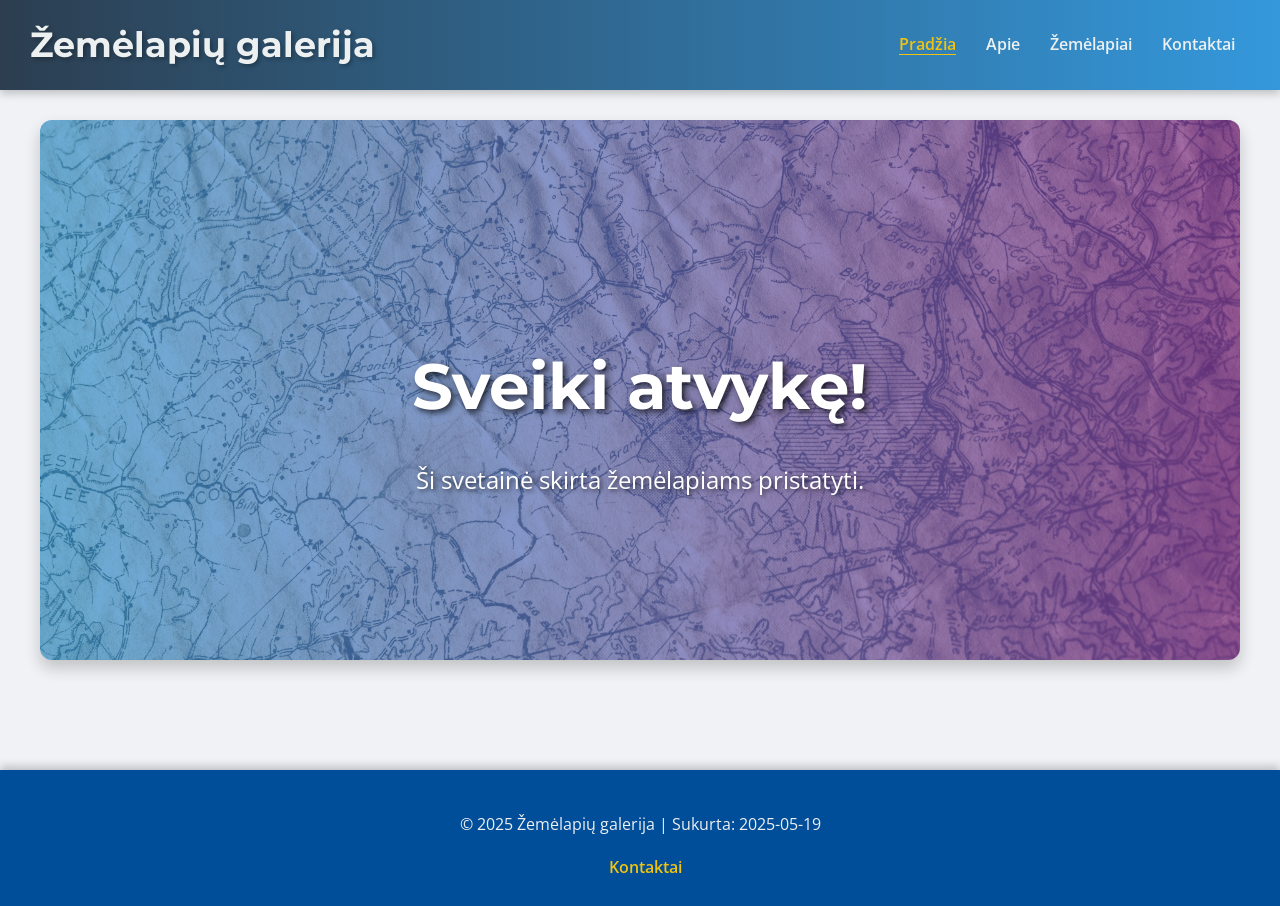
<file: webgoeit/index.html>
<!DOCTYPE html>
<html lang="lt">
<head>
  <meta charset="UTF-8" />
  <meta name="viewport" content="width=device-width, initial-scale=1.0" />
  <title>Žemėlapių galerija</title>
  <link rel="stylesheet" href="css/style.css" />
  <script src="js/script.js" defer></script>
</head>
<body>
  <header>
    <span class="site-title">Žemėlapių galerija</span>
    <nav>
      <a href="index.html">Pradžia</a>
      <a href="info.html">Apie</a>
      <a href="maps.html">Žemėlapiai</a>
      <a href="contact.html">Kontaktai</a>
    </nav>
  </header>

  <main>
    <section class="intro">
      <img src="img/nik-shuliahin-rkFIIE9PxH0-unsplash.jpg" alt="Antikinis žemėlapis" class="intro-background-img">
      <h1>Sveiki atvykę!</h1>
      <p>Ši svetainė skirta žemėlapiams pristatyti.</p>
    </section>

  </main>

  <footer>
    <p>&copy; 2025 Žemėlapių galerija | Sukurta: 2025-05-19</p>
    <a href="contact.html">Kontaktai</a>
  </footer>
</body>
</html>
</file>
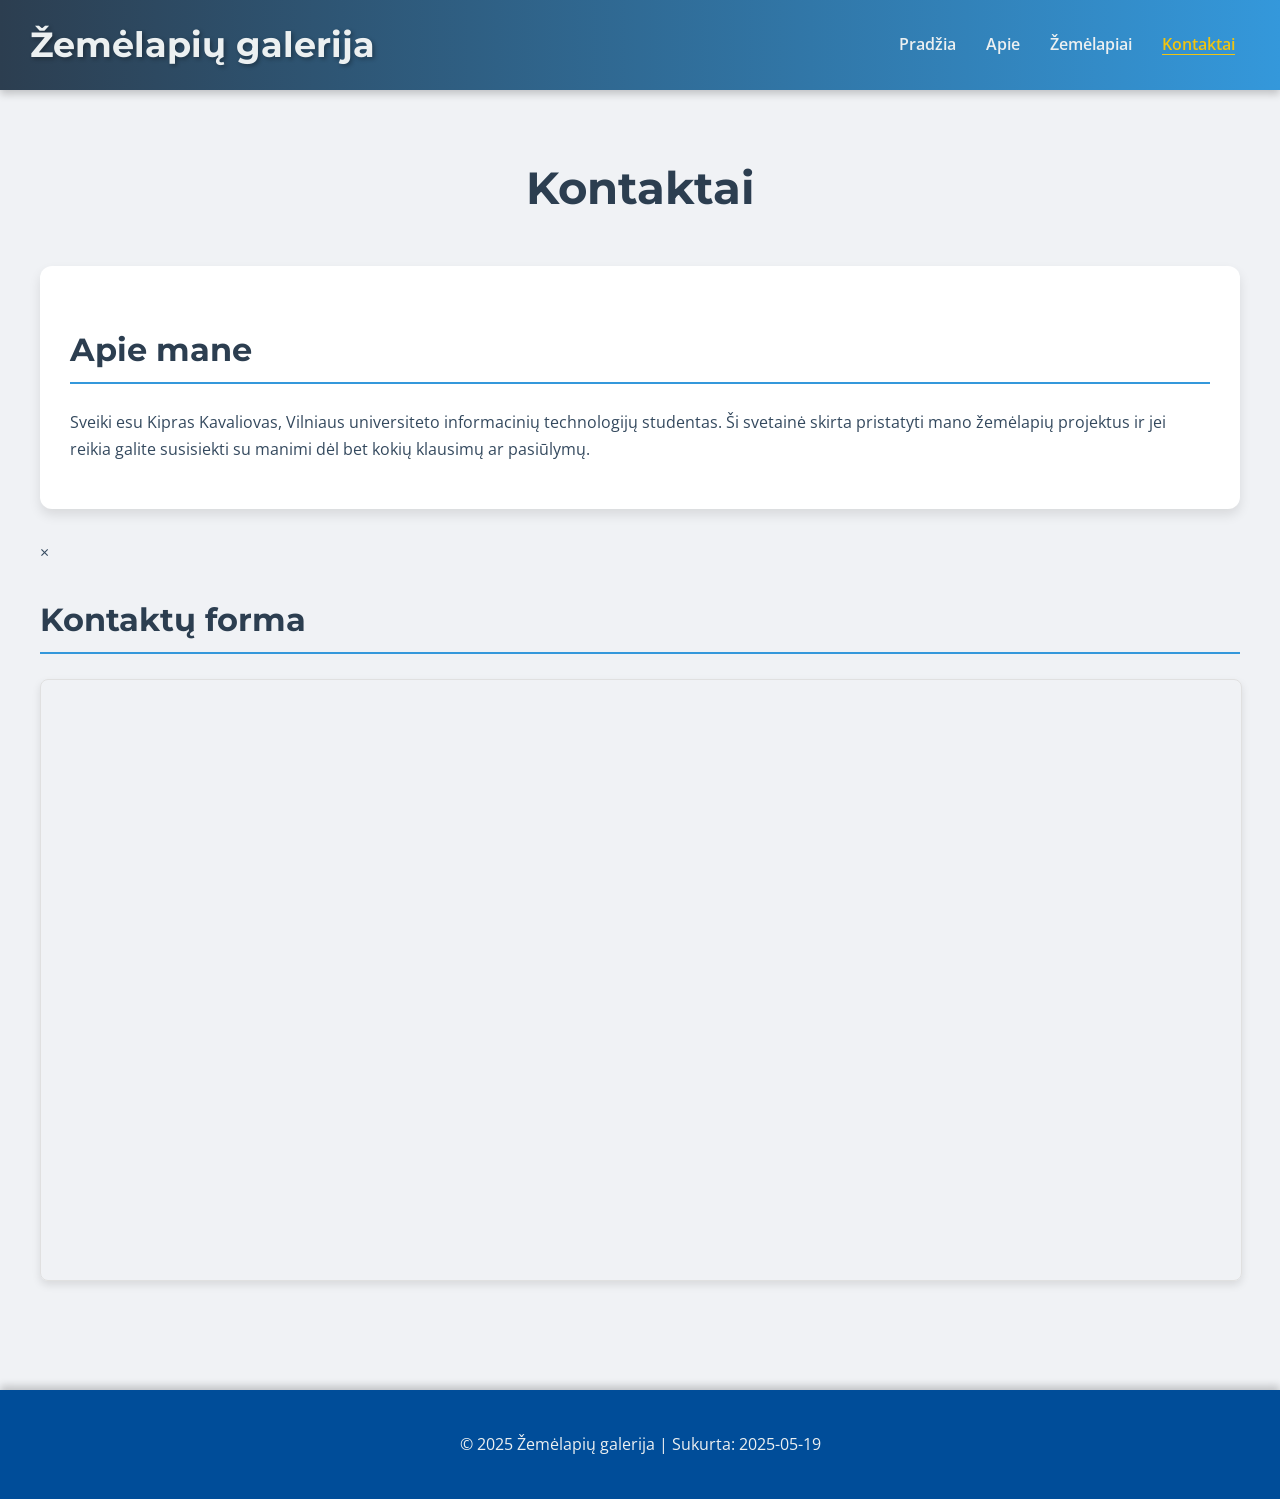
<file: webgoeit/contact.html>
<!DOCTYPE html>
<html lang="lt">
<head>
  <meta charset="UTF-8">
  <meta name="viewport" content="width=device-width, initial-scale=1.0">
  <title>Kontaktai</title>
  <link rel="stylesheet" href="css/style.css">
  <script src="js/script.js" defer></script>
</head>
<body>
  <header>
   <span class="site-title">Žemėlapių galerija</span>
    <nav>
      <a href="index.html">Pradžia</a>
      <a href="info.html">Apie</a>
      <a href="maps.html">Žemėlapiai</a>
      <a href="contact.html">Kontaktai</a>
    </nav>
  </header>

  <main>
    <h1>Kontaktai</h1>
 <section class="about-me-section">
      <h2>Apie mane</h2>
      <p>Sveiki esu Kipras Kavaliovas, Vilniaus universiteto informacinių technologijų studentas. Ši svetainė skirta pristatyti mano žemėlapių projektus ir jei reikia galite susisiekti su manimi dėl bet kokių klausimų ar pasiūlymų.</p>
    
    </section>
    <div id="contactFormModal" class="modal">
      <div class="modal-content">
        <span class="close-button">&times;</span>
        <h2>Kontaktų forma</h2>
    <iframe src="https://docs.google.com/forms/d/e/1FAIpQLSceatU0bpM-6eqiMobpi6xGrMgMCWLhA3v-IuR3gNpsqkGy9w/viewform?embedded=true" width="100%" height="550" frameborder="0" marginheight="0" marginwidth="0">Įkeliama…</iframe>
      </div>
    </div>

   

  </main>

  <footer>
    <p>&copy; 2025 Žemėlapių galerija | Sukurta: 2025-05-19</p>
  </footer>
</body>
</html>
</file>
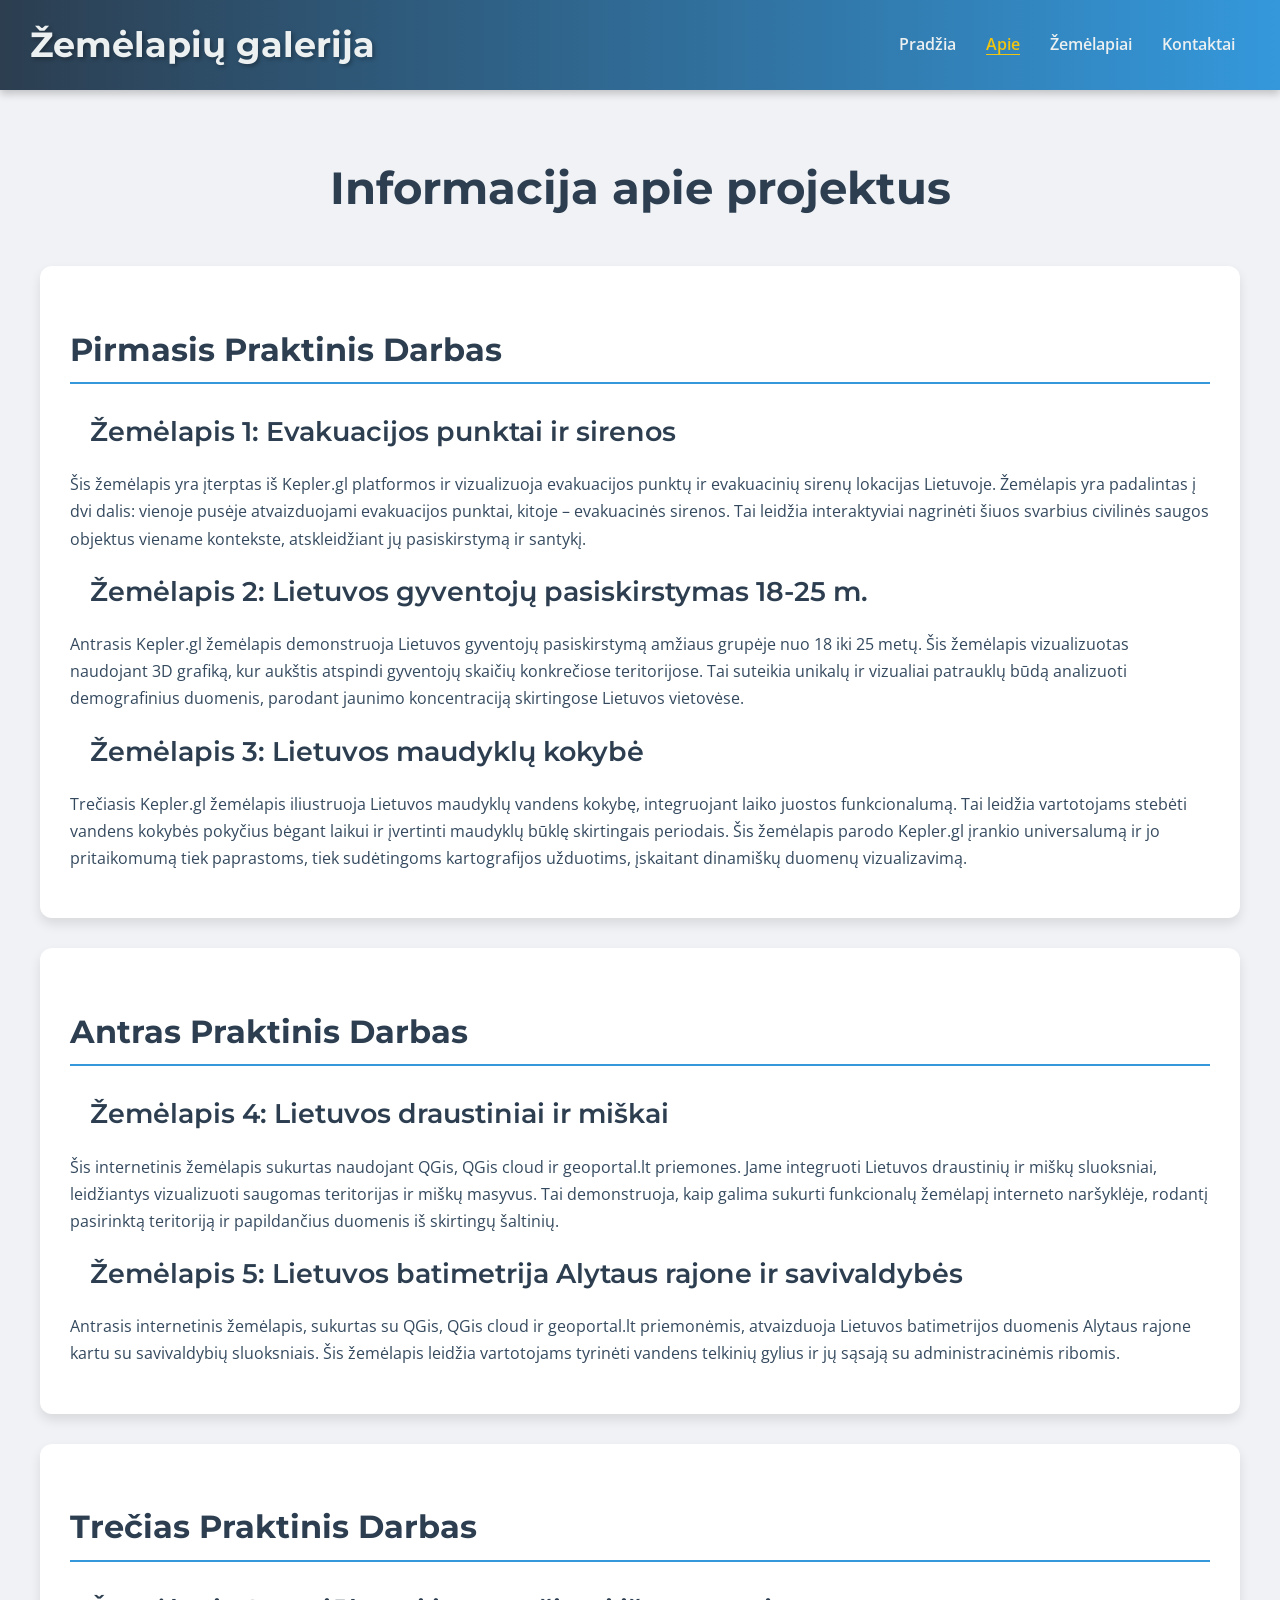
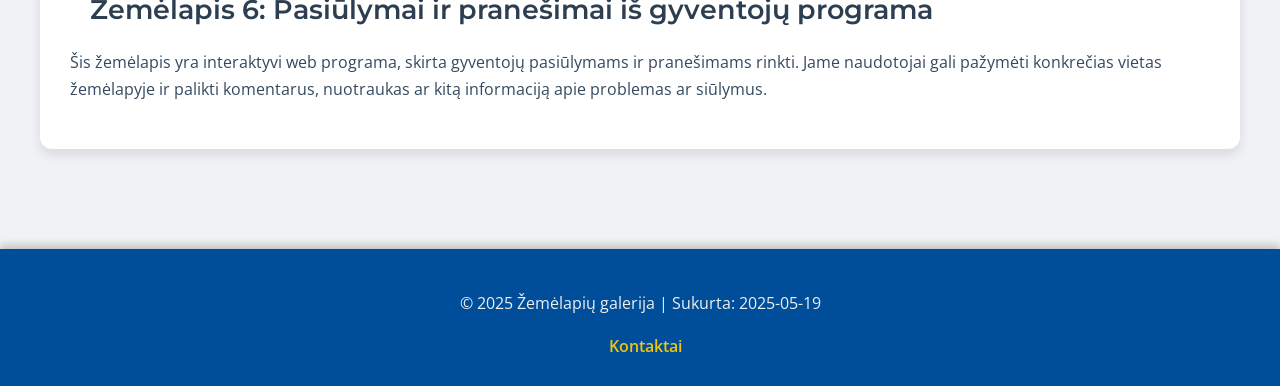
<file: webgoeit/info.html>
<!DOCTYPE html>
<html lang="lt">
<head>
  <meta charset="UTF-8">
  <meta name="viewport" content="width=device-width, initial-scale=1.0">
  <title>Apie</title>
  <link rel="stylesheet" href="css/style.css">
  <script src="js/script.js" defer></script>
</head>
<body>
  <header>
    <span class="site-title">Žemėlapių galerija</span>
    <nav>
      <a href="index.html">Pradžia</a>
      <a href="info.html">Apie</a>
      <a href="maps.html">Žemėlapiai</a>
      <a href="contact.html">Kontaktai</a>
    </nav>
  </header>

  <main>
    <h1>Informacija apie projektus</h1>

    <section class="project-group">
      <h2 class="group-title">Pirmasis Praktinis Darbas</h2>
      <div class="project-description">
        <h3>Žemėlapis 1: Evakuacijos punktai ir sirenos</h3>
        <p>Šis žemėlapis yra įterptas iš Kepler.gl platformos ir vizualizuoja evakuacijos punktų ir evakuacinių sirenų lokacijas Lietuvoje. Žemėlapis yra padalintas į dvi dalis: vienoje pusėje atvaizduojami evakuacijos punktai, kitoje – evakuacinės sirenos. Tai leidžia interaktyviai nagrinėti šiuos svarbius civilinės saugos objektus viename kontekste, atskleidžiant jų pasiskirstymą ir santykį.</p>
      </div>
      <div class="project-description">
        <h3>Žemėlapis 2: Lietuvos gyventojų pasiskirstymas 18-25 m.</h3>
        <p>Antrasis Kepler.gl žemėlapis demonstruoja Lietuvos gyventojų pasiskirstymą amžiaus grupėje nuo 18 iki 25 metų. Šis žemėlapis vizualizuotas naudojant 3D grafiką, kur aukštis atspindi gyventojų skaičių konkrečiose teritorijose. Tai suteikia unikalų ir vizualiai patrauklų būdą analizuoti demografinius duomenis, parodant jaunimo koncentraciją skirtingose Lietuvos vietovėse.</p>
      </div>
      <div class="project-description">
        <h3>Žemėlapis 3: Lietuvos maudyklų kokybė</h3>
        <p>Trečiasis Kepler.gl žemėlapis iliustruoja Lietuvos maudyklų vandens kokybę, integruojant laiko juostos funkcionalumą. Tai leidžia vartotojams stebėti vandens kokybės pokyčius bėgant laikui ir įvertinti maudyklų būklę skirtingais periodais. Šis žemėlapis parodo Kepler.gl įrankio universalumą ir jo pritaikomumą tiek paprastoms, tiek sudėtingoms kartografijos užduotims, įskaitant dinamiškų duomenų vizualizavimą.</p>
      </div>
    </section>

    <section class="project-group">
      <h2 class="group-title">Antras Praktinis Darbas</h2>
      <div class="project-description">
        <h3>Žemėlapis 4: Lietuvos draustiniai ir miškai</h3>
        <p>Šis internetinis žemėlapis sukurtas naudojant QGis, QGis cloud ir geoportal.lt priemones. Jame integruoti Lietuvos draustinių ir miškų sluoksniai, leidžiantys vizualizuoti saugomas teritorijas ir miškų masyvus. Tai demonstruoja, kaip galima sukurti funkcionalų žemėlapį interneto naršyklėje, rodantį pasirinktą teritoriją ir papildančius duomenis iš skirtingų šaltinių.</p>
      </div>
      <div class="project-description">
       <h3>Žemėlapis 5: Lietuvos batimetrija Alytaus rajone ir savivaldybės</h3>
        <p>Antrasis internetinis žemėlapis, sukurtas su QGis, QGis cloud ir geoportal.lt priemonėmis, atvaizduoja Lietuvos batimetrijos duomenis Alytaus rajone kartu su savivaldybių sluoksniais. Šis žemėlapis leidžia vartotojams tyrinėti vandens telkinių gylius ir jų sąsają su administracinėmis ribomis.</p>
      </div>
    </section>

    <section class="project-group">
      <h2 class="group-title">Trečias Praktinis Darbas</h2>
      <div class="project-description">
       <h3>Žemėlapis 6: Pasiūlymai ir pranešimai iš gyventojų programa</h3>
        <p>Šis žemėlapis yra interaktyvi web programa, skirta gyventojų pasiūlymams ir pranešimams rinkti. Jame naudotojai gali pažymėti konkrečias vietas žemėlapyje ir palikti komentarus, nuotraukas ar kitą informaciją apie problemas ar siūlymus.</p>
      </div>
    </section>

  </main>

  <footer>
    <p>&copy; 2025 Žemėlapių galerija | Sukurta: 2025-05-19</p>
    <a href="contact.html">Kontaktai</a>
  </footer>
</body>
</html>
</file>
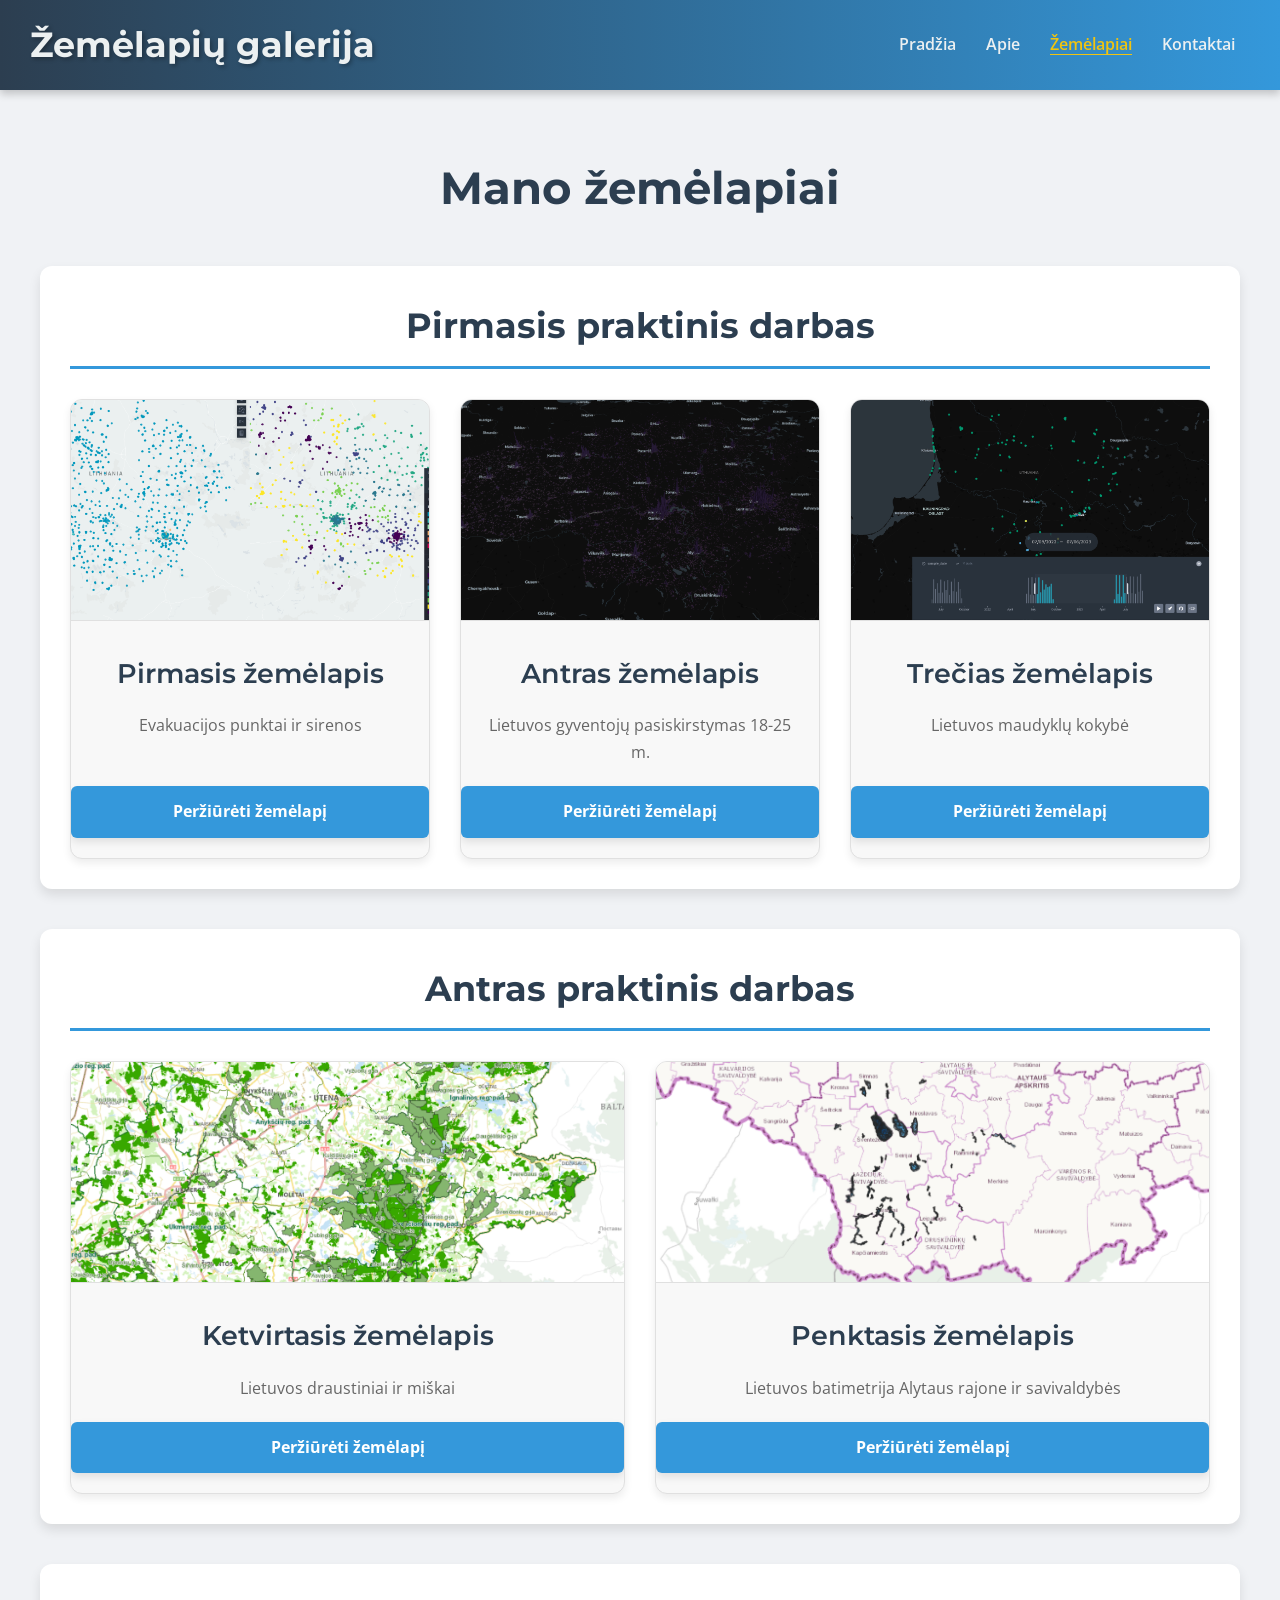
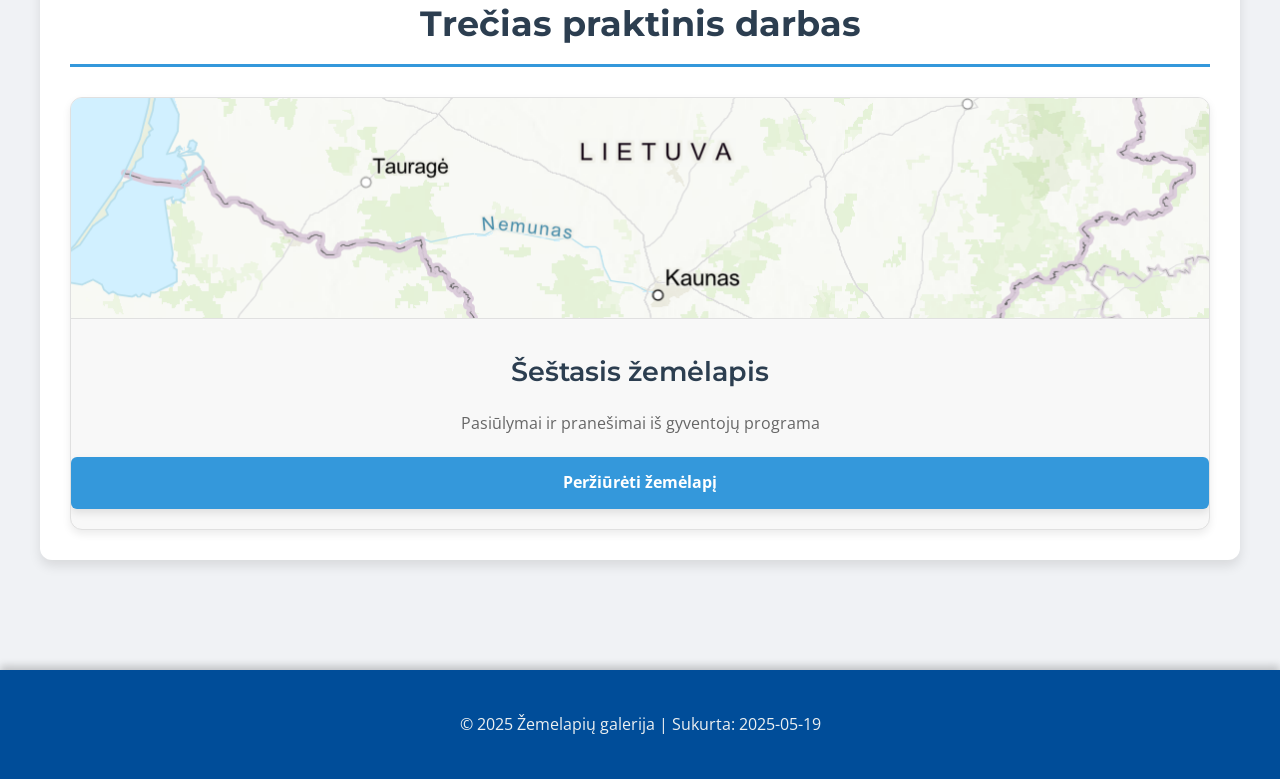
<file: webgoeit/maps.html>
<!DOCTYPE html>
<html lang="lt">
<head>
  <meta charset="UTF-8">
  <meta name="viewport" content="width=device-width, initial-scale=1.0">
  <title>Žemėlapiai</title>
  <link rel="stylesheet" href="css/style.css">
  <script src="js/script.js" defer></script>
</head>
<body>
  <header>
    <span class="site-title">Žemėlapių galerija</span>
    <nav>
      <a href="index.html">Pradžia</a>
      <a href="info.html">Apie</a>
      <a href="maps.html">Žemėlapiai</a>
      <a href="contact.html">Kontaktai</a>
    </nav>
  </header>

  <main>
    <h1>Mano žemėlapiai</h1>

    <div class="map-group">
      <h2 class="group-title">Pirmasis praktinis darbas</h2>
      <div class="map-gallery">
        <div class="map-item">
          <a href="https://kipraskav.github.io/1_praktinis/Map1" class="map-thumbnail-link" target="_blank">
            <img src="img/1zem.png" alt="Žemėlapis 1" class="map-thumbnail">
          </a>
          <h3>Pirmasis žemėlapis</h3> <p>Evakuacijos punktai ir sirenos</p>
          <a href="https://kipraskav.github.io/1_praktinis/Map1" class="view-map-button" target="_blank">Peržiūrėti žemėlapį</a>
        </div>

        <div class="map-item">
          <a href="https://kipraskav.github.io/1_praktinis/Map2" class="map-thumbnail-link" target="_blank">
            <img src="img/2zem.png" alt="Žemėlapis 2" class="map-thumbnail">
          </a>
          <h3>Antras žemėlapis</h3> <p>Lietuvos gyventojų pasiskirstymas 18-25 m.</p>
          <a href="https://kipraskav.github.io/1_praktinis/Map2" class="view-map-button" target="_blank">Peržiūrėti žemėlapį</a>
        </div>

        <div class="map-item">
          <a href="https://kipraskav.github.io/1_praktinis/Map3" class="map-thumbnail-link" target="_blank">
            <img src="img/3zem.png" alt="Žemėlapis 3" class="map-thumbnail">
          </a>
          <h3>Trečias žemėlapis</h3> <p>Lietuvos maudyklų kokybė</p>
          <a href="https://kipraskav.github.io/1_praktinis/Map3" class="view-map-button" target="_blank">Peržiūrėti žemėlapį</a>
        </div>
      </div>
    </div>
    <div class="map-group">
      <h2 class="group-title">Antras praktinis darbas</h2>
      <div class="map-gallery">
        <div class="map-item">
          <a href="https://kipraskav.github.io/2_praktinis/1_map" class="map-thumbnail-link" target="_blank">
            <img src="img/4zem.png" alt="Žemėlapis 4" class="map-thumbnail">
          </a>
          <h3>Ketvirtasis žemėlapis</h3> <p>Lietuvos draustiniai ir miškai</p>
          <a href="https://kipraskav.github.io/2_praktinis/1_map" class="view-map-button" target="_blank">Peržiūrėti žemėlapį</a>
        </div>

        <div class="map-item">
          <a href="https://kipraskav.github.io/2_praktinis/2_map" class="map-thumbnail-link" target="_blank">
            <img src="img/5zem.png" alt="Žemėlapis 5" class="map-thumbnail">
          </a>
          <h3>Penktasis žemėlapis</h3> <p>Lietuvos batimetrija Alytaus rajone ir savivaldybės</p>
          <a href="https://kipraskav.github.io/2_praktinis/2_map" class="view-map-button" target="_blank">Peržiūrėti žemėlapį</a>
        </div>
      </div>
    </div>
    <div class="map-group">
      <h2 class="group-title">Trečias praktinis darbas</h2>
      <div class="map-gallery">
        <div class="map-item">
          <a href="https://kipraskav.github.io/3_praktinis" class="map-thumbnail-link" target="_blank">
            <img src="img/6zem.png" alt="Žemėlapis 6" class="map-thumbnail">
          </a>
          <h3>Šeštasis žemėlapis</h3> <p>Pasiūlymai ir pranešimai iš gyventojų programa</p>
          <a href="https://kipraskav.github.io/3_praktinis" class="view-map-button" target="_blank">Peržiūrėti žemėlapį</a>
        </div>
      </div>
    </div>
    </main>

  <footer>
    <p>&copy; 2025 Žemelapių galerija | Sukurta: 2025-05-19</p>
  </footer>
</body>
</html>
</file>
<file: webgoeit/css/style.css>
@import url('https://fonts.googleapis.com/css2?family=Montserrat:wght@400;600;700&family=Open+Sans:wght@400;600&display=swap');

body {
    font-family: 'Open Sans', sans-serif;
    margin: 0;
    padding: 0;
    line-height: 1.7;
    background-color: #f0f2f5;
    color: #34495e;
}

header {
    background: linear-gradient(to right, #2c3e50, #3498db);
    color: #ecf0f1;
    padding: 15px 30px;
    display: flex;
    align-items: center;
    justify-content: space-between;
    flex-wrap: wrap;
    box-shadow: 0 4px 8px rgba(0, 0, 0, 0.2);
}

.site-title {
    font-family: 'Montserrat', sans-serif;
    font-size: 2.2em;
    font-weight: 700;
    color: #ecf0f1;
    text-shadow: 2px 2px 4px rgba(0, 0, 0, 0.3);
    margin-right: 30px;
    white-space: nowrap;
}

.logo {
    height: 60px;
    margin-right: 30px;
    display: none;
}

nav {
    display: flex;
    flex-wrap: wrap;
    justify-content: flex-end;
}

nav a {
    color: #ecf0f1;
    margin: 0 15px;
    text-decoration: none;
    font-weight: 600;
    padding: 8px 0;
    transition: color 0.3s ease, text-decoration 0.3s ease;
}

nav a:hover,
nav a.active {
    color: #f1c40f;
    text-decoration: underline;
    text-underline-offset: 4px;
}

main {
    padding: 30px 20px;
    max-width: 1200px;
    margin: 0 auto;
}

h1 {
    font-family: 'Montserrat', sans-serif;
    color: #2c3e50;
    font-weight: 700;
    font-size: 2.8em;
    text-align: center;
    margin-bottom: 40px;
}

h2 {
    font-family: 'Montserrat', sans-serif;
    color: #2c3e50;
    font-weight: 700;
    font-size: 2em;
    border-bottom: 2px solid #3498db;
    padding-bottom: 5px;
    margin-bottom: 25px;
}

h3 {
    font-family: 'Montserrat', sans-serif;
    color: #2c3e50;
    font-weight: 600;
    font-size: 1.7em;
    margin: 10px 20px;
    margin-bottom: 15px;
}

section {
    background-color: #ffffff;
    padding: 30px;
    margin-bottom: 30px;
    border-radius: 12px;
    box-shadow: 0 6px 12px rgba(0,0,0,0.1);
    transition: transform 0.3s ease;
}

section:hover {
    transform: translateY(-5px);
}

section.intro {
    position: relative;
    text-align: center;
    background: linear-gradient(to right, #3498db, #8e44ad);
    color: #fff;
    padding: 70px 30px;
    min-height: 400px;
    display: flex;
    flex-direction: column;
    justify-content: center;
    align-items: center;
    overflow: hidden;
    margin-bottom: 40px;
    border-radius: 12px;
    box-shadow: 0 8px 16px rgba(0,0,0,0.2);
}

.intro-background-img {
    position: absolute;
    top: 0;
    left: 0;
    width: 100%;
    height: 100%;
    object-fit: cover;
    opacity: 0.3;
    z-index: 1;
}

section.intro h1 {
    position: relative;
    z-index: 2;
    color: #fff;
    font-size: 4em;
    margin-bottom: 20px;
    text-shadow: 3px 3px 6px rgba(0,0,0,0.7);
}

section.intro p {
    position: relative;
    z-index: 2;
    font-size: 1.5em;
    max-width: 900px;
    margin: 0 auto;
    text-shadow: 2px 2px 4px rgba(0,0,0,0.6);
}

section.content p {
    font-size: 1.1em;
    line-height: 1.8;
    color: #555;
}

section img {
    max-width: 100%;
    height: auto;
    display: block;
    margin: 0 auto 25px;
    border-radius: 8px;
    box-shadow: 0 4px 8px rgba(0,0,0,0.15);
}

footer {
    background: #004d99;
    color: #ecf0f1;
    text-align: center;
    padding: 25px;
    margin-top: 40px;
    font-size: 1em;
    box-shadow: 0 -4px 8px rgba(0, 0, 0, 0.2);
}

footer a {
    color: #f1c40f;
    text-decoration: none;
    font-weight: 600;
    margin-left: 10px;
    transition: color 0.3s ease;
}

footer a:hover {
    color: #ffd700;
    text-decoration: underline;
}

.map-group {
    background-color: #ffffff;
    padding: 30px;
    margin-bottom: 40px;
    border-radius: 12px;
    box-shadow: 0 6px 12px rgba(0,0,0,0.1);
}

.map-group .group-title {
    text-align: center;
    margin-top: 0;
    margin-bottom: 30px;
    font-size: 2.2em;
    border-bottom: 3px solid #3498db;
    padding-bottom: 10px;
}

.map-gallery {
    display: grid;
    grid-template-columns: repeat(auto-fit, minmax(300px, 1fr));
    gap: 30px;
    padding: 0;
}

.map-item {
    background-color: #f8f8f8;
    border: 1px solid #e0e0e0;
    border-radius: 12px;
    overflow: hidden;
    box-shadow: 0 4px 8px rgba(0,0,0,0.08);
    text-align: center;
    padding-bottom: 20px;
    display: flex;
    flex-direction: column;
    justify-content: space-between;
    transition: transform 0.3s ease, box-shadow 0.3s ease;
}

.map-item:hover {
    transform: translateY(-8px);
    box-shadow: 0 8px 16px rgba(0,0,0,0.15);
}

.map-thumbnail-link {
    display: block;
    line-height: 0;
}

.map-thumbnail {
    width: 100%;
    height: 220px;
    object-fit: cover;
    border-bottom: 1px solid #e0e0e0;
    margin-bottom: 20px;
}

.map-item p {
    font-size: 1em;
    color: #666;
    margin: 0 20px 20px;
    flex-grow: 1;
}

.view-map-button {
    display: inline-block;
    background-color: #3498db;
    color: white;
    padding: 12px 25px;
    border-radius: 6px;
    text-decoration: none;
    font-weight: 700;
    transition: background-color 0.3s ease, transform 0.2s ease;
    margin-top: auto;
    box-shadow: 0 4px 8px rgba(0,0,0,0.1);
    cursor: pointer;
}

.view-map-button:hover {
    background-color: #2980b9;
    transform: translateY(-2px);
    text-decoration: none;
}

main iframe {
    max-width: 100%;
    height: 600px;
    border: 1px solid #e0e0e0;
    border-radius: 8px;
    margin-bottom: 30px;
    box-shadow: 0 4px 8px rgba(0,0,0,0.1);
}

main p a {
    color: #3498db;
    text-decoration: none;
    font-weight: 600;
    transition: color 0.3s ease, text-decoration 0.3s ease;
}

main p a:hover {
    text-decoration: underline;
    color: #2980b9;
}

@media (max-width: 768px) {
    header {
        flex-direction: column;
        align-items: flex-start;
        padding: 15px 20px;
    }

    .site-title {
        font-size: 1.8em;
        margin-bottom: 15px;
        margin-right: 0;
    }

    .logo {
        margin-bottom: 15px;
        height: 50px;
    }

    nav {
        flex-direction: column;
        align-items: center;
        width: 100%;
    }

    nav a {
        margin: 8px 0;
        padding: 10px 0;
        width: 100%;
        text-align: center;
        border-bottom: 1px solid rgba(255,255,255,0.1);
    }

    nav a:last-child {
        border-bottom: none;
    }

    main {
        padding: 20px 15px;
    }

    h1 {
        font-size: 2.2em;
        margin-bottom: 25px;
    }

    h2 {
        font-size: 1.6em;
        margin-bottom: 20px;
    }

    h3 {
        font-size: 1.5em;
    }

    section {
        padding: 25px;
        margin-bottom: 25px;
    }

    section.intro {
        padding: 50px 20px;
        min-height: 300px;
    }

    section.intro h1 {
        font-size: 2.8em;
    }

    section.intro p {
        font-size: 1.1em;
    }

    .map-group {
        padding: 20px;
        margin-bottom: 30px;
    }

    .map-group .group-title {
        font-size: 1.8em;
        margin-bottom: 20px;
    }

    .map-gallery {
        grid-template-columns: 1fr;
        padding: 0;
        gap: 25px;
    }

    .map-item {
        padding-bottom: 20px;
    }

    .map-thumbnail {
        height: 180px;
    }

    footer {
        padding: 20px;
        font-size: 0.9em;
    }
}

@media (max-width: 480px) {
    h1 {
        font-size: 1.8em;
    }
    h2 {
        font-size: 1.4em;
    }
    h3 {
        font-size: 1.3em;
    }
    section.intro h1 {
        font-size: 2.2em;
    }
    section.intro p {
        font-size: 1em;
    }
    .map-item p {
        font-size: 0.9em;
    }
    .view-map-button {
        padding: 10px 20px;
        font-size: 0.9em;
    }
    main iframe {
        height: 350px;
    }
}
</file>
